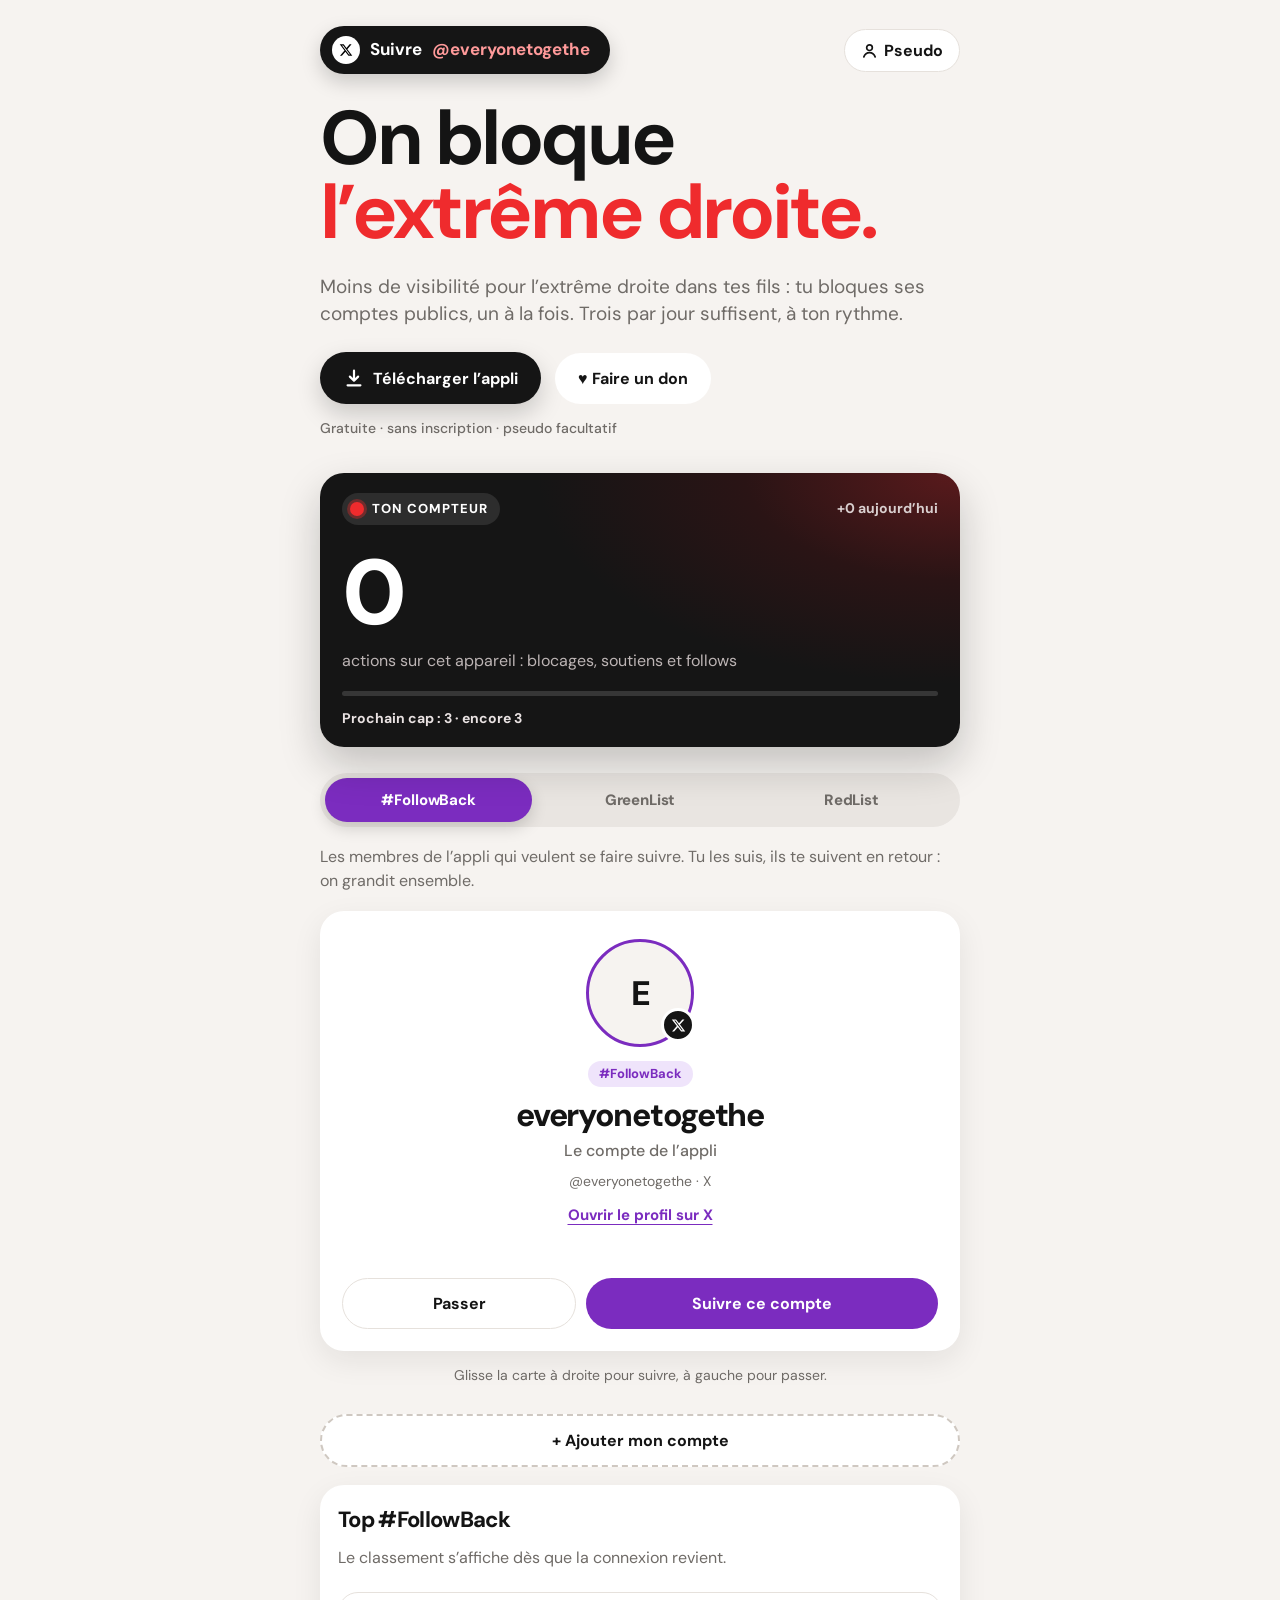
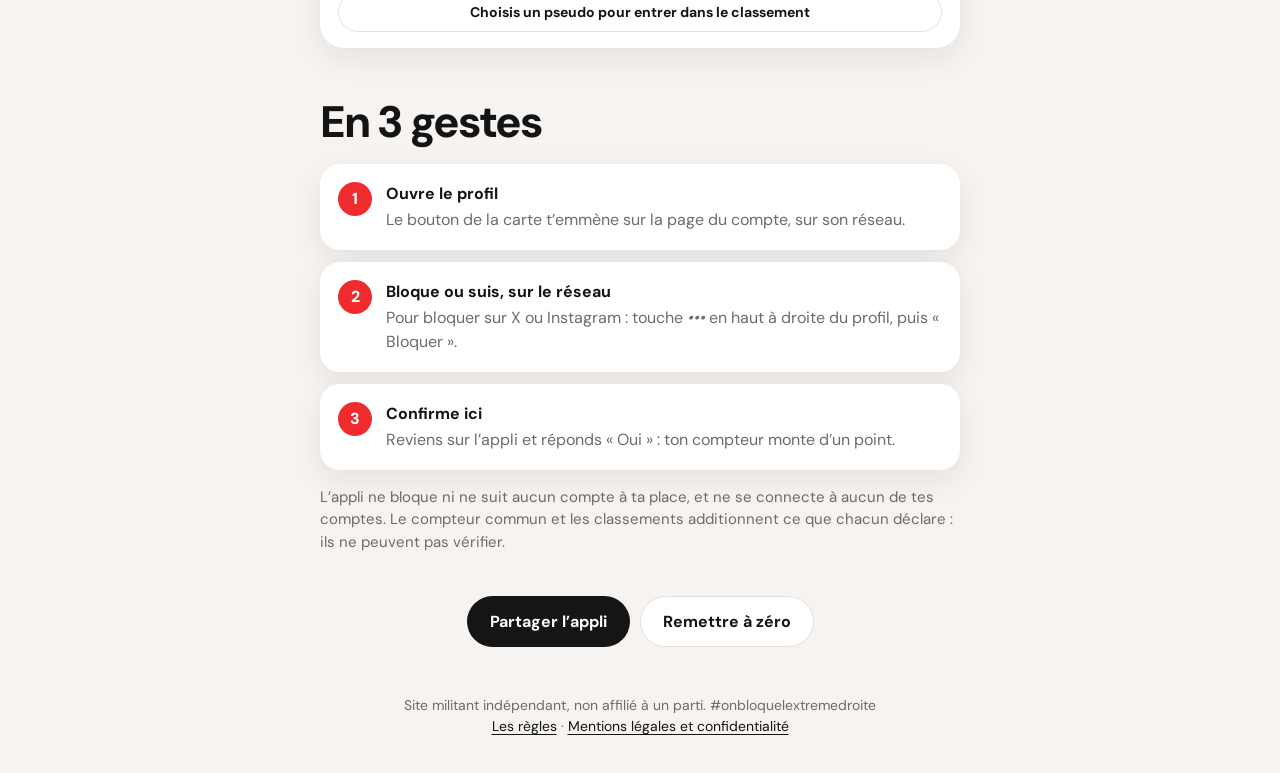
<file: index.html>
<!doctype html>
<html lang="fr">
<head>
<meta charset="utf-8">
<meta name="viewport" content="width=device-width, initial-scale=1, viewport-fit=cover">
<title>On bloque l'extrême droite — comptes à bloquer et compteur</title>
<meta name="description" content="Moins de visibilité pour l'extrême droite dans tes fils : bloque ses comptes publics, un à la fois. #onbloquelextremedroite">
<meta name="theme-color" content="#f6f3f0">
<link rel="manifest" href="manifest.webmanifest">
<link rel="icon" href="favicon.ico" sizes="48x48">
<link rel="icon" href="icons/favicon-32.png" type="image/png" sizes="32x32">
<link rel="apple-touch-icon" href="icons/logo-180.png">
<meta name="apple-mobile-web-app-capable" content="yes">
<meta name="apple-mobile-web-app-status-bar-style" content="default">
<meta name="apple-mobile-web-app-title" content="On bloque">
<meta property="og:title" content="On bloque l'extrême droite">
<meta property="og:description" content="Bloque les comptes publics de l'extrême droite, toi-même, trois par jour. #onbloquelextremedroite">
<meta property="og:type" content="website">
<meta property="og:url" content="https://on-bloque-extreme-droite.vercel.app/">
<meta property="og:image" content="https://on-bloque-extreme-droite.vercel.app/images/partage.jpg">
<meta property="og:image:width" content="1200">
<meta property="og:image:height" content="1200">
<meta property="og:image:alt" content="2027 — #OnBloqueLextremeDroite">
<meta name="twitter:card" content="summary">
<meta name="twitter:image" content="https://on-bloque-extreme-droite.vercel.app/images/partage.jpg">
<link rel="preload" href="fonts/dm-sans.woff2" as="font" type="font/woff2" crossorigin>
<link rel="stylesheet" href="style.css">
</head>
<body>
<div class="splash" aria-hidden="true"><img src="images/ecran-lancement.webp" alt="" width="720" height="720"></div>
<main>
  <header class="top">
    <a id="follow" class="follow" target="_blank" rel="noopener" hidden>
      <span class="x-dot"><svg viewBox="0 0 24 24" aria-hidden="true"><path fill="currentColor" d="M18.24 2.25h3.31l-7.23 8.26 8.5 11.24h-6.65l-5.21-6.82-5.97 6.82H1.68l7.73-8.84L1.25 2.25h6.83l4.71 6.23zm-1.16 17.52h1.83L7.08 4.13H5.12z"/></svg></span>
      Suivre <b id="follow-handle"></b>
    </a>
    <div class="top-right">
      <button id="me" class="chip-btn me-btn" title="Mon pseudo et mon code de sauvegarde">
        <svg viewBox="0 0 24 24" fill="none" stroke="currentColor" stroke-width="2.4" stroke-linecap="round" aria-hidden="true"><circle cx="12" cy="8" r="4"/><path d="M4 21c1.5-4 4.5-6 8-6s6.5 2 8 6"/></svg>
        <span id="me-name">Pseudo</span>
      </button>
    </div>
  </header>

  <section class="hero">
    <h1>On bloque<br><em>l’extrême droite.</em></h1>
    <p class="lead">Moins de visibilité pour l’extrême droite dans tes fils&nbsp;: tu bloques ses comptes publics, un à la fois. Trois par jour suffisent, à ton rythme.</p>
    <div class="dl" id="dl">
      <button id="install" class="btn dark dl-btn">
        <svg viewBox="0 0 24 24" fill="none" stroke="currentColor" stroke-width="2.4" stroke-linecap="round" stroke-linejoin="round" aria-hidden="true"><path d="M12 4v11m0 0-4.5-4.5M12 15l4.5-4.5M5 20h14"/></svg>
        <span id="install-label">Télécharger l’appli</span>
      </button>
      <a class="btn don" href="https://www.onparticipe.fr/c/Iw8uvKSc" target="_blank" rel="noopener">♥ Faire un don</a>
      <span class="dl-sub" id="dl-sub">Gratuite · sans inscription · pseudo facultatif</span>
    </div>
  </section>

  <section class="live">
    <div class="live-top">
      <span class="pill-live"><i></i><span id="live-badge">TON COMPTEUR</span></span>
      <span class="today-plus" id="today-plus"></span>
    </div>
    <div class="big" id="count">0</div>
    <p class="live-label" id="live-label">blocages déclarés sur cet appareil</p>
    <div class="live-bar"><div id="bar"></div></div>
    <p class="live-next" id="next"></p>
  </section>

  <nav class="tabs" role="tablist" aria-label="Listes">
    <button role="tab" id="tab-fb" data-tab="fb" aria-controls="panel-fb" aria-selected="true">#FollowBack</button>
    <button role="tab" id="tab-green" data-tab="green" aria-controls="panel-green" aria-selected="false">GreenList</button>
    <button role="tab" id="tab-red" data-tab="red" aria-controls="panel-red" aria-selected="false">RedList</button>
  </nav>

  <section class="panel panel-red" id="panel-red" role="tabpanel" aria-labelledby="tab-red" hidden>
    <p class="panel-intro">Les comptes publics de l’extrême droite. Tu les bloques toi-même, sur ton réseau.</p>
    <div class="nets" id="red-nets" role="tablist" aria-label="Réseau"></div>
    <div class="cats" id="red-cats" role="tablist" aria-label="Catégorie"></div>
    <div class="daily">
      <p><b>Aujourd’hui : <span id="day">0</span> / <span id="goal">3</span></b></p>
      <div class="daily-bar"><div id="day-bar"></div></div>
    </div>
    <div class="deck" id="red-deck"></div>
    <p class="hint center">Glisse la carte à droite pour bloquer, à gauche pour passer. Sur ordinateur : flèches du clavier.</p>
    <button class="btn cta" data-propose="red">+ Proposer un compte à bloquer</button>
    <div class="board" id="red-board"></div>
  </section>

  <section class="panel panel-green" id="panel-green" role="tabpanel" aria-labelledby="tab-green" hidden>
    <p class="panel-intro">Bloquer, c’est la moitié du travail. L’autre moitié&nbsp;: suivre et soutenir les comptes de gauche.</p>
    <div class="nets" id="green-nets" role="tablist" aria-label="Réseau"></div>
    <div class="cats" id="green-cats" role="tablist" aria-label="Catégorie"></div>
    <div class="deck" id="green-deck"></div>
    <p class="hint center">Glisse la carte à droite pour suivre, à gauche pour passer.</p>
    <button class="btn cta" data-propose="green">+ Proposer un compte à suivre</button>
    <div class="board" id="green-board"></div>
  </section>

  <section class="panel panel-fb" id="panel-fb" role="tabpanel" aria-labelledby="tab-fb">
    <p class="panel-intro">Les membres de l’appli qui veulent se faire suivre. Tu les suis, ils te suivent en retour&nbsp;: on grandit ensemble.</p>
    <div class="nets" id="fb-nets" role="tablist" aria-label="Réseau"></div>
    <div class="deck" id="fb-deck"></div>
    <p class="hint center">Glisse la carte à droite pour suivre, à gauche pour passer.</p>
    <button class="btn cta" id="fb-cta">+ Ajouter mon compte</button>
    <div class="board" id="fb-board"></div>
  </section>

  <section class="guide" id="guide">
    <h2>En 3 gestes</h2>
    <ol class="three">
      <li><b>Ouvre le profil</b><span>Le bouton de la carte t’emmène sur la page du compte, sur son réseau.</span></li>
      <li><b>Bloque ou suis, sur le réseau</b><span>Pour bloquer sur X ou Instagram&nbsp;: touche <i>•••</i> en haut à droite du profil, puis « Bloquer ».</span></li>
      <li><b>Confirme ici</b><span>Reviens sur l’appli et réponds « Oui » : ton compteur monte d’un point.</span></li>
    </ol>
    <p class="note">L’appli ne bloque ni ne suit aucun compte à ta place, et ne se connecte à aucun de tes comptes. Le compteur commun et les classements additionnent ce que chacun déclare&nbsp;: ils ne peuvent pas vérifier.</p>
  </section>

  <div class="row actions-bas">
    <button id="share" class="btn dark">Partager l’appli</button>
    <button id="reset" class="btn ghost">Remettre à zéro</button>
  </div>

  <footer>Site militant indépendant, non affilié à un parti. #onbloquelextremedroite<br><a href="mentions-legales.html#regles">Les règles</a> · <a href="mentions-legales.html">Mentions légales et confidentialité</a></footer>
</main>

<dialog id="confirm">
  <p class="dlg-title" id="confirm-q"></p>
  <div class="dlg-actions">
    <button class="btn ghost" id="confirm-no">Pas encore</button>
    <button class="btn red" id="confirm-yes">Oui</button>
  </div>
</dialog>

<dialog id="profil" class="form-dlg">
  <form id="profil-form" novalidate>
    <p class="dlg-title"><b id="profil-title">Choisis ton pseudo</b></p>
    <p class="dlg-sub" id="profil-sub">Bravo pour ton premier geste&nbsp;! Avec un pseudo, tu entres dans le classement des meilleurs contributeurs.</p>
    <label class="field"><span>Pseudo</span>
      <input id="p-pseudo" name="pseudo" maxlength="24" autocomplete="nickname" autocapitalize="off" spellcheck="false" placeholder="Ex. Camille93" required>
    </label>
    <div class="field"><span>Ton compte, pour te faire suivre <i>(facultatif)</i></span>
      <div class="field-row">
        <select id="p-reseau" aria-label="Réseau social"></select>
        <input id="p-handle" aria-label="Identifiant ou lien de ton compte" autocomplete="off" autocapitalize="off" spellcheck="false" placeholder="@toncompte ou lien">
      </div>
      <small>Avec ton compte, tu apparais dans le #FollowBack&nbsp;: les autres membres peuvent te suivre.</small>
    </div>
    <label class="check"><input type="checkbox" id="p-ok"><span>J’accepte que mon pseudo et mon compte soient affichés publiquement dans l’appli (ce qui montre mon engagement contre l’extrême droite). Je peux les supprimer à tout moment.</span></label>
    <p class="form-err" id="p-err" role="alert"></p>
    <div class="dlg-actions">
      <button type="button" class="btn ghost" id="p-later">Plus tard</button>
      <button type="submit" class="btn dark" id="p-save">Valider</button>
    </div>
    <p class="dlg-foot">
      <button type="button" class="linkish" id="p-code">Code de sauvegarde</button>
      <span id="p-delete-wrap"> · <button type="button" class="linkish" id="p-delete">Supprimer mon profil</button></span>
    </p>
  </form>
</dialog>

<dialog id="proposer" class="form-dlg">
  <form id="prop-form" novalidate>
    <p class="dlg-title"><b id="prop-title">Proposer un compte</b></p>
    <p class="dlg-sub" id="prop-sub"></p>
    <label class="field"><span>Nom affiché</span>
      <input id="q-nom" maxlength="60" autocomplete="off" placeholder="Ex. Jordan Bardella" required>
    </label>
    <div class="field"><span>Compte</span>
      <div class="field-row">
        <select id="q-reseau" aria-label="Réseau social"></select>
        <input id="q-handle" aria-label="Identifiant ou lien du compte" autocomplete="off" autocapitalize="off" spellcheck="false" placeholder="@identifiant ou lien">
      </div>
    </div>
    <label class="field"><span>Catégorie</span><select id="q-type"></select></label>
    <p class="form-err" id="q-err" role="alert"></p>
    <div class="dlg-actions">
      <button type="button" class="btn ghost" id="q-cancel">Annuler</button>
      <button type="submit" class="btn dark">Envoyer</button>
    </div>
  </form>
</dialog>

<dialog id="code" class="form-dlg">
  <p class="dlg-title"><b>Code de sauvegarde</b></p>
  <p class="dlg-sub">Ce code garde tes progrès (blocages, suivis, pseudo). Note-le&nbsp;: il te permet de les retrouver sur un autre téléphone, ou dans l’appli installée. Ne le partage avec personne.</p>
  <div class="code-box"><code id="code-val"></code><button type="button" class="btn ghost small" id="code-copy">Copier</button></div>
  <label class="field"><span>Tu as déjà un code&nbsp;? Colle-le ici</span>
    <div class="field-row"><input id="code-in" autocomplete="off" autocapitalize="off" spellcheck="false" placeholder="xxxx-xxxx-…"><button type="button" class="btn dark small" id="code-use">Récupérer</button></div>
  </label>
  <p class="form-err" id="code-err" role="alert"></p>
  <button type="button" class="btn ghost wide" id="code-close">Fermer</button>
</dialog>

<dialog id="install-ask">
  <div class="help-icon"><img src="icons/logo-192.png" alt="" width="64" height="64"></div>
  <p class="dlg-title"><b>Installe l’appli pour garder tes progrès</b></p>
  <p class="dlg-sub">Ton compteur, tes suivis et ta place au classement restent avec toi, à un geste de ton écran d’accueil.</p>
  <p class="dlg-sub ios-only" id="ios-note" hidden>Sur iPhone, l’appli installée démarre vide&nbsp;: copie d’abord ton code de sauvegarde, puis colle-le dans l’appli (bouton de ton pseudo, en haut).</p>
  <button type="button" class="btn ghost small" id="ios-copy" hidden>Copier mon code</button>
  <div class="dlg-actions">
    <button type="button" class="btn ghost" id="ia-later">Plus tard</button>
    <button type="button" class="btn dark" id="ia-go">Installer</button>
  </div>
</dialog>

<dialog id="merci" class="merci-dlg">
  <p class="merci-kicker" id="merci-kicker">Tu fais partie des plus engagés</p>
  <p class="dlg-title"><b id="merci-title">Merci&nbsp;!</b></p>
  <p class="merci-sec">Ton bilan</p>
  <div class="merci-stats" id="merci-perso"></div>
  <p class="merci-sec">Ensemble, avec l’appli</p>
  <ul class="merci-tous" id="merci-tous"></ul>
  <p class="dlg-sub">L’appli est gratuite, sans pub et faite bénévolement. Si tu veux qu’elle continue, tu peux soutenir le projet.</p>
  <div class="dlg-actions">
    <button type="button" class="btn ghost" id="merci-later">Plus tard</button>
    <a class="btn red" id="merci-don" href="https://www.onparticipe.fr/c/Iw8uvKSc" target="_blank" rel="noopener">♥ Soutenir le projet</a>
  </div>
</dialog>

<dialog id="install-help">
  <div class="help-icon"><img src="icons/logo-192.png" alt="" width="64" height="64"></div>
  <p class="dlg-title"><b>Installer l’appli</b></p>
  <ol class="help-steps" id="help-steps"></ol>
  <button class="btn dark" id="help-ok">Compris</button>
</dialog>
<div class="toast" id="toast" role="status" aria-live="polite"></div>

<script src="comptes.js"></script>
<script src="greenlist.js"></script>
<script src="app.js"></script>
<script src="maj.js"></script>
</body>
</html>
</file>
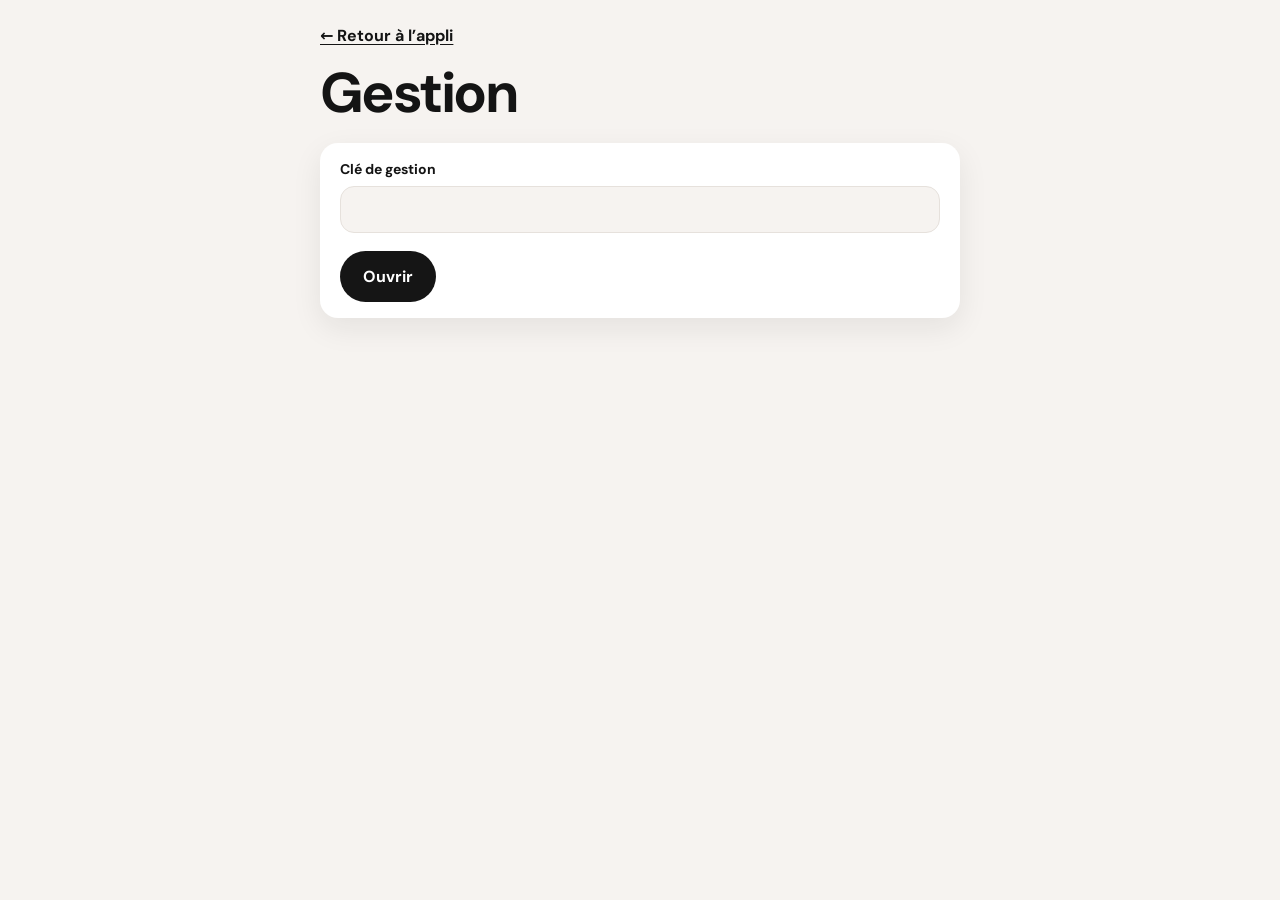
<file: gestion.html>
<!doctype html>
<html lang="fr">
<head>
<meta charset="utf-8">
<meta name="viewport" content="width=device-width, initial-scale=1, viewport-fit=cover">
<title>Gestion — On bloque</title>
<meta name="robots" content="noindex, nofollow">
<meta name="theme-color" content="#f6f3f0">
<link rel="icon" href="favicon.ico" sizes="48x48">
<link rel="stylesheet" href="style.css">
</head>
<body>
<main class="legal gestion">
  <a class="back" href="./">← Retour à l’appli</a>
  <h1>Gestion</h1>

  <form id="login" class="box" novalidate>
    <label class="field"><span>Clé de gestion</span>
      <input id="cle" type="password" autocomplete="current-password" required>
    </label>
    <p class="form-err" id="login-err" role="alert"></p>
    <button class="btn dark" type="submit">Ouvrir</button>
  </form>

  <div id="zone" hidden>
    <h2>Propositions à vérifier <span class="count" id="n-attente"></span></h2>
    <p class="note">Ouvre le profil pour vérifier qu’il s’agit bien d’un compte public (RedList : personnalité, parti ou média d’extrême droite, jamais un particulier). Tu peux corriger le nom et le rôle avant d’ajouter.</p>
    <div id="attente"></div>

    <h2>Profils publics <span class="count" id="n-profils"></span></h2>
    <p class="note">« Masquer » retire le pseudo du classement et le compte du #FollowBack.</p>
    <div id="profils"></div>

    <h2>Comptes ajoutés <span class="count" id="n-ajouts"></span></h2>
    <div id="ajouts"></div>
    <p><button class="btn ghost" id="logout" type="button">Fermer la gestion</button></p>
  </div>
</main>
<div class="toast" id="toast" role="status" aria-live="polite"></div>
<script src="gestion.js"></script>
</body>
</html>
</file>
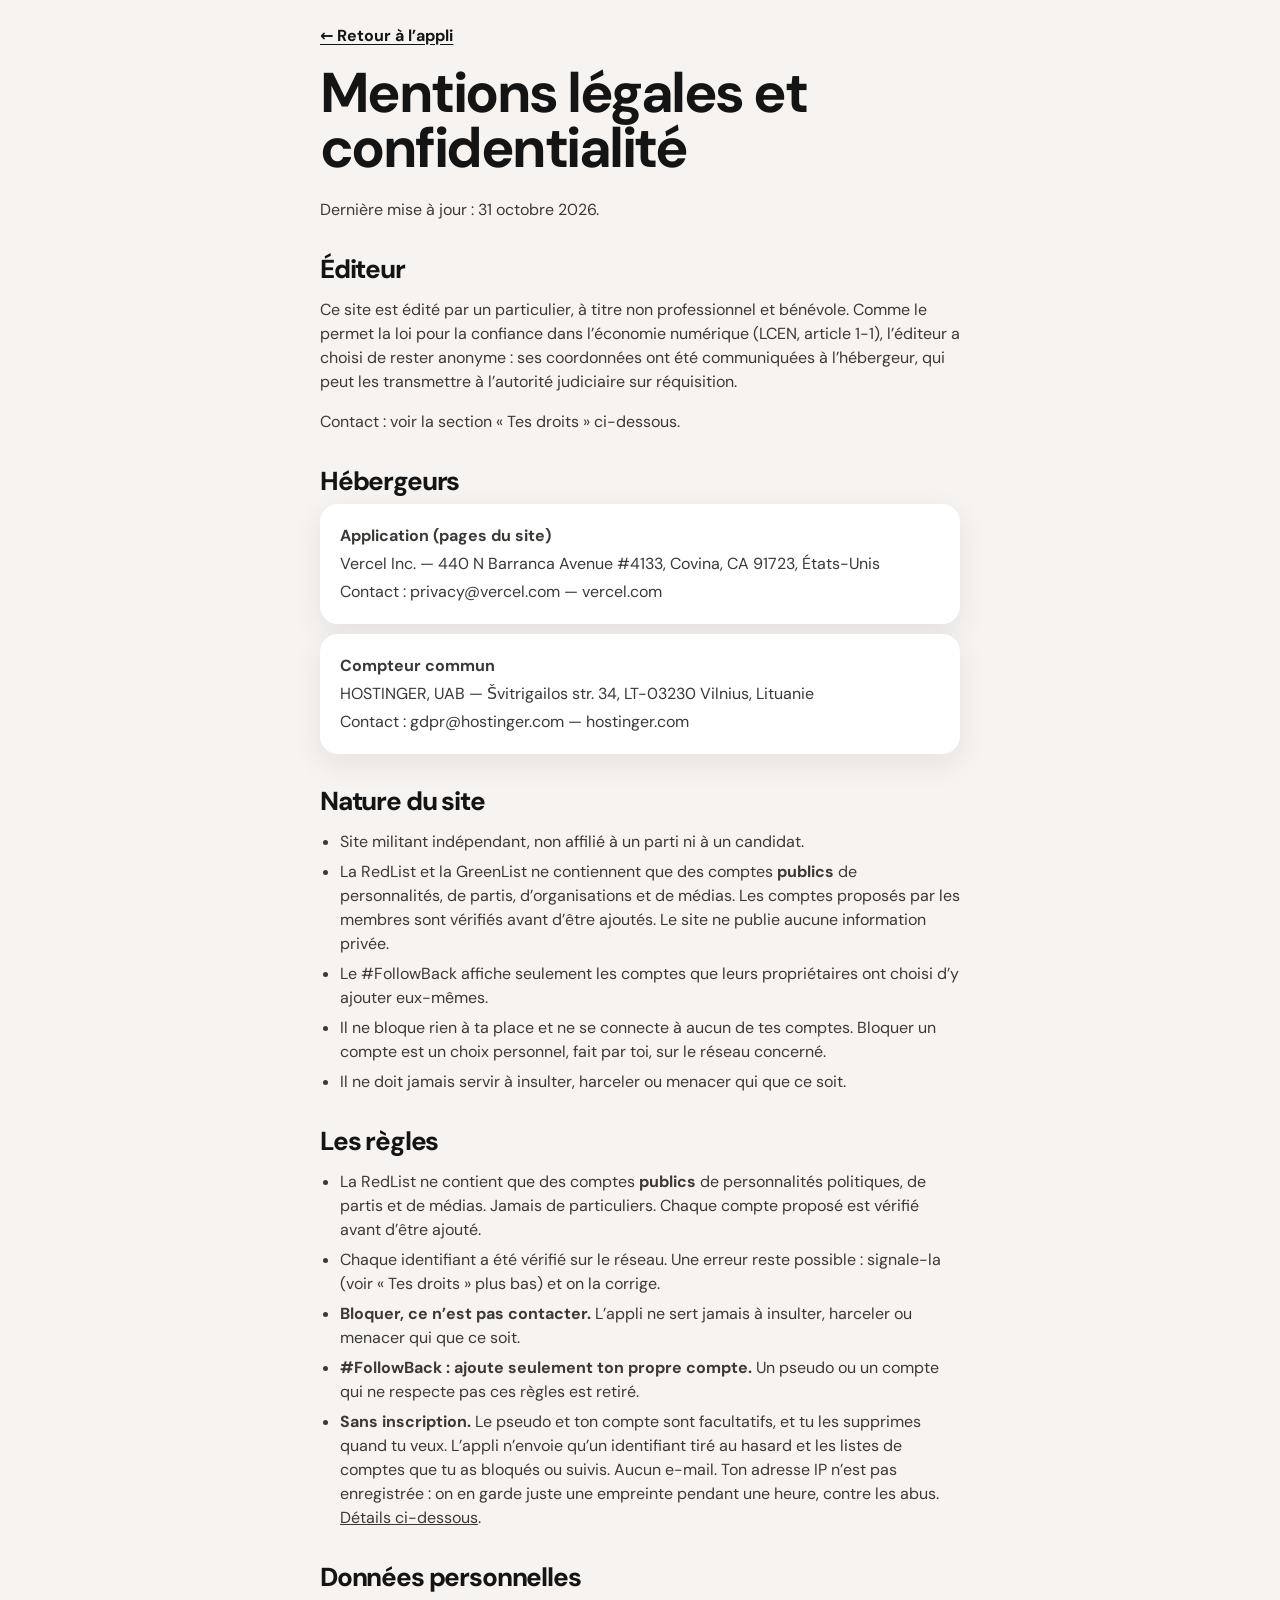
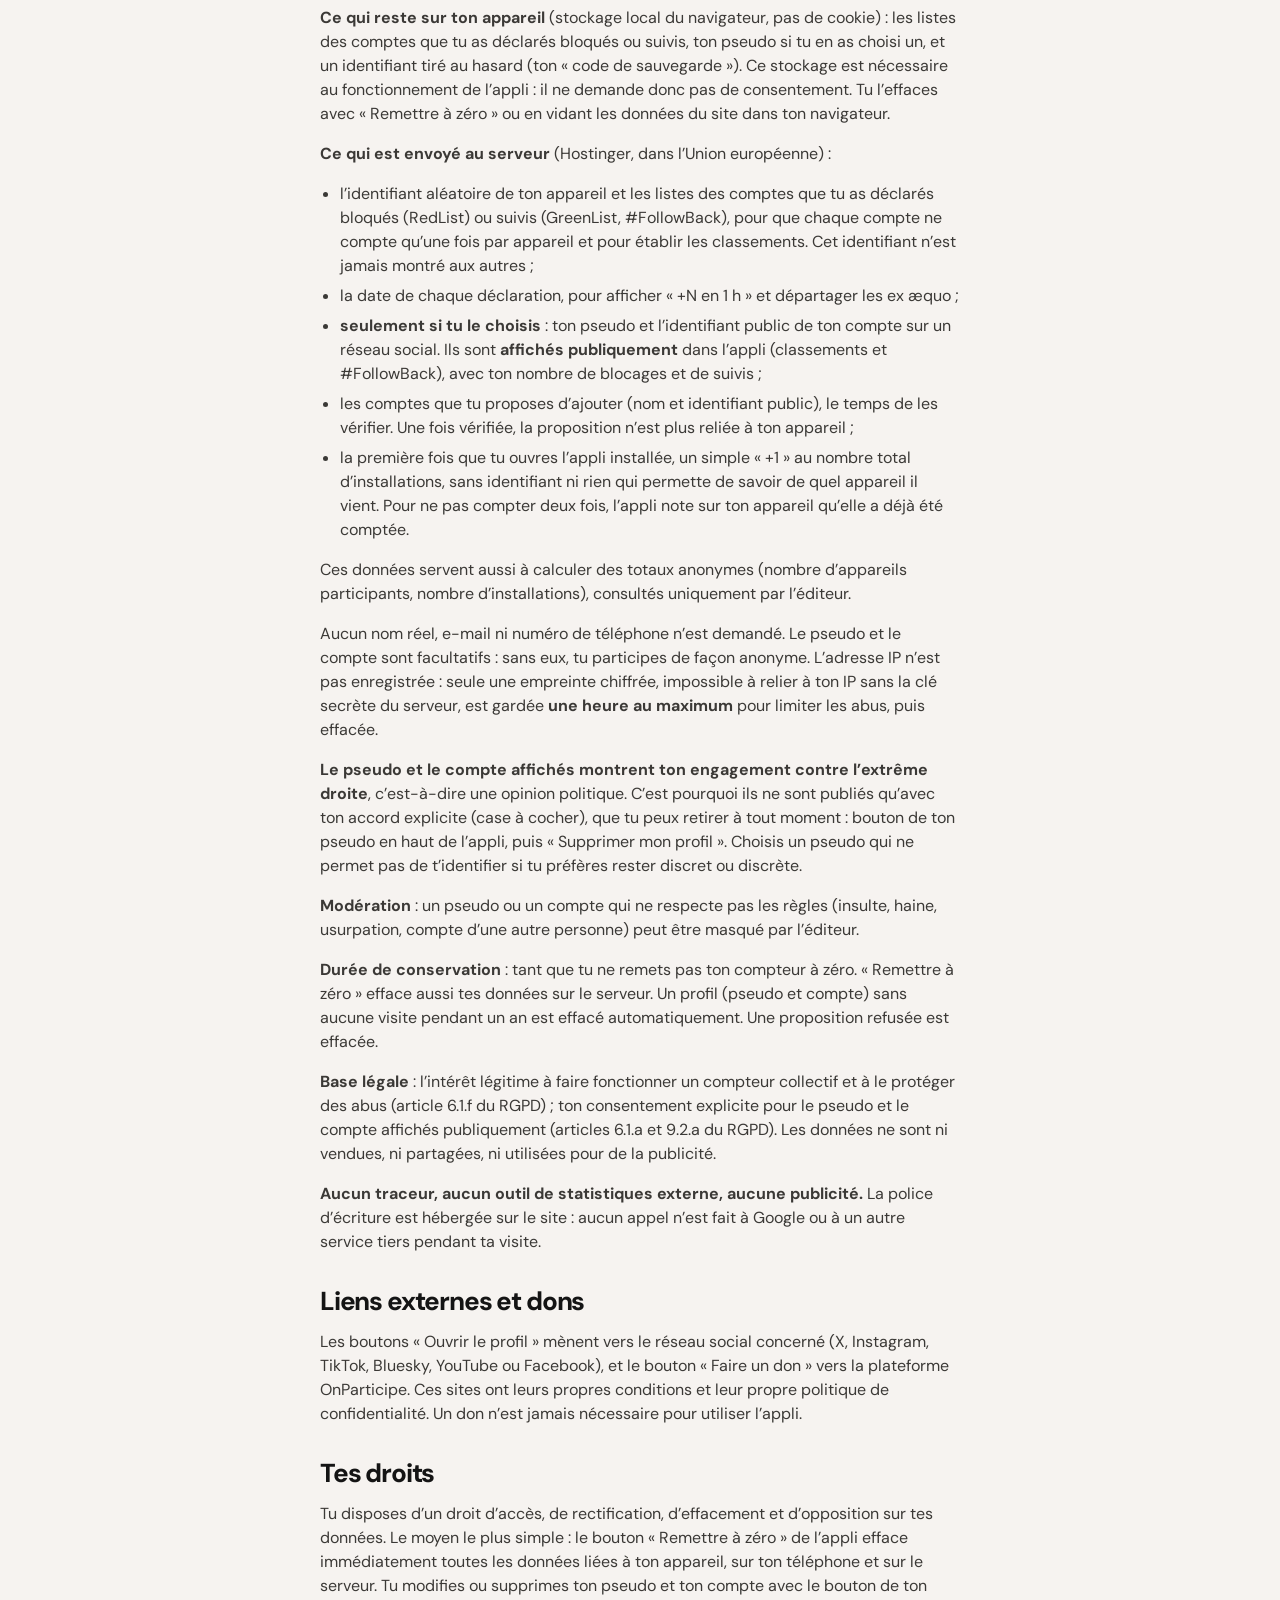
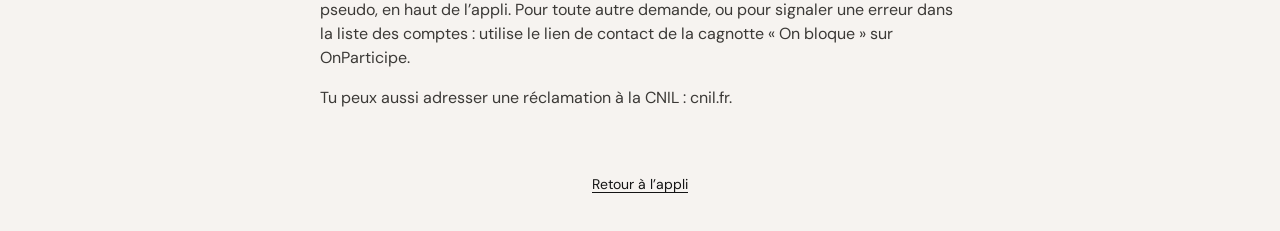
<file: mentions-legales.html>
<!doctype html>
<html lang="fr">
<head>
<meta charset="utf-8">
<meta name="viewport" content="width=device-width, initial-scale=1, viewport-fit=cover">
<title>Mentions légales et confidentialité — On bloque l'extrême droite</title>
<meta name="theme-color" content="#f6f3f0">
<meta name="robots" content="noindex">
<link rel="icon" href="favicon.ico" sizes="48x48">
<link rel="icon" href="icons/favicon-32.png" type="image/png" sizes="32x32">
<link rel="stylesheet" href="style.css">
</head>
<body>
<main class="legal">
  <a class="back" href="./">← Retour à l’appli</a>
  <h1>Mentions légales et confidentialité</h1>
  <p>Dernière mise à jour : 31 octobre 2026.</p>

  <h2>Éditeur</h2>
  <p>Ce site est édité par un particulier, à titre non professionnel et bénévole. Comme le permet la loi pour la confiance dans l’économie numérique (LCEN, article 1-1), l’éditeur a choisi de rester anonyme : ses coordonnées ont été communiquées à l’hébergeur, qui peut les transmettre à l’autorité judiciaire sur réquisition.</p>
  <p class="contact-legal">Contact : <span id="contact-legal">voir la section « Tes droits » ci-dessous.</span></p>

  <h2>Hébergeurs</h2>
  <div class="box">
    <p><b>Application (pages du site)</b></p>
    <p>Vercel Inc. — 440 N Barranca Avenue #4133, Covina, CA 91723, États-Unis</p>
    <p>Contact : privacy@vercel.com — vercel.com</p>
  </div>
  <div class="box">
    <p><b>Compteur commun</b></p>
    <p>HOSTINGER, UAB — Švitrigailos str. 34, LT-03230 Vilnius, Lituanie</p>
    <p>Contact : gdpr@hostinger.com — hostinger.com</p>
  </div>

  <h2>Nature du site</h2>
  <ul>
    <li>Site militant indépendant, non affilié à un parti ni à un candidat.</li>
    <li>La RedList et la GreenList ne contiennent que des comptes <b>publics</b> de personnalités, de partis, d’organisations et de médias. Les comptes proposés par les membres sont vérifiés avant d’être ajoutés. Le site ne publie aucune information privée.</li>
    <li>Le #FollowBack affiche seulement les comptes que leurs propriétaires ont choisi d’y ajouter eux-mêmes.</li>
    <li>Il ne bloque rien à ta place et ne se connecte à aucun de tes comptes. Bloquer un compte est un choix personnel, fait par toi, sur le réseau concerné.</li>
    <li>Il ne doit jamais servir à insulter, harceler ou menacer qui que ce soit.</li>
  </ul>

  <h2 id="regles">Les règles</h2>
  <ul>
    <li>La RedList ne contient que des comptes <b>publics</b> de personnalités politiques, de partis et de médias. Jamais de particuliers. Chaque compte proposé est vérifié avant d’être ajouté.</li>
    <li>Chaque identifiant a été vérifié sur le réseau. Une erreur reste possible : signale-la (voir « Tes droits » plus bas) et on la corrige.</li>
    <li><b>Bloquer, ce n’est pas contacter.</b> L’appli ne sert jamais à insulter, harceler ou menacer qui que ce soit.</li>
    <li><b>#FollowBack : ajoute seulement ton propre compte.</b> Un pseudo ou un compte qui ne respecte pas ces règles est retiré.</li>
    <li><b>Sans inscription.</b> Le pseudo et ton compte sont facultatifs, et tu les supprimes quand tu veux. L’appli n’envoie qu’un identifiant tiré au hasard et les listes de comptes que tu as bloqués ou suivis. Aucun e-mail. Ton adresse IP n’est pas enregistrée : on en garde juste une empreinte pendant une heure, contre les abus. <a href="#donnees">Détails ci-dessous</a>.</li>
  </ul>

  <h2 id="donnees">Données personnelles</h2>
  <p><b>Ce qui reste sur ton appareil</b> (stockage local du navigateur, pas de cookie) : les listes des comptes que tu as déclarés bloqués ou suivis, ton pseudo si tu en as choisi un, et un identifiant tiré au hasard (ton « code de sauvegarde »). Ce stockage est nécessaire au fonctionnement de l’appli : il ne demande donc pas de consentement. Tu l’effaces avec « Remettre à zéro » ou en vidant les données du site dans ton navigateur.</p>
  <p><b>Ce qui est envoyé au serveur</b> (Hostinger, dans l’Union européenne) :</p>
  <ul>
    <li>l’identifiant aléatoire de ton appareil et les listes des comptes que tu as déclarés bloqués (RedList) ou suivis (GreenList, #FollowBack), pour que chaque compte ne compte qu’une fois par appareil et pour établir les classements. Cet identifiant n’est jamais montré aux autres ;</li>
    <li>la date de chaque déclaration, pour afficher « +N en 1 h » et départager les ex æquo ;</li>
    <li><b>seulement si tu le choisis</b> : ton pseudo et l’identifiant public de ton compte sur un réseau social. Ils sont <b>affichés publiquement</b> dans l’appli (classements et #FollowBack), avec ton nombre de blocages et de suivis ;</li>
    <li>les comptes que tu proposes d’ajouter (nom et identifiant public), le temps de les vérifier. Une fois vérifiée, la proposition n’est plus reliée à ton appareil ;</li>
    <li>la première fois que tu ouvres l’appli installée, un simple « +1 » au nombre total d’installations, sans identifiant ni rien qui permette de savoir de quel appareil il vient. Pour ne pas compter deux fois, l’appli note sur ton appareil qu’elle a déjà été comptée.</li>
  </ul>
  <p>Ces données servent aussi à calculer des totaux anonymes (nombre d’appareils participants, nombre d’installations), consultés uniquement par l’éditeur.</p>
  <p>Aucun nom réel, e-mail ni numéro de téléphone n’est demandé. Le pseudo et le compte sont facultatifs : sans eux, tu participes de façon anonyme. L’adresse IP n’est pas enregistrée : seule une empreinte chiffrée, impossible à relier à ton IP sans la clé secrète du serveur, est gardée <b>une heure au maximum</b> pour limiter les abus, puis effacée.</p>
  <p><b>Le pseudo et le compte affichés montrent ton engagement contre l’extrême droite</b>, c’est-à-dire une opinion politique. C’est pourquoi ils ne sont publiés qu’avec ton accord explicite (case à cocher), que tu peux retirer à tout moment : bouton de ton pseudo en haut de l’appli, puis « Supprimer mon profil ». Choisis un pseudo qui ne permet pas de t’identifier si tu préfères rester discret ou discrète.</p>
  <p><b>Modération</b> : un pseudo ou un compte qui ne respecte pas les règles (insulte, haine, usurpation, compte d’une autre personne) peut être masqué par l’éditeur.</p>
  <p><b>Durée de conservation</b> : tant que tu ne remets pas ton compteur à zéro. « Remettre à zéro » efface aussi tes données sur le serveur. Un profil (pseudo et compte) sans aucune visite pendant un an est effacé automatiquement. Une proposition refusée est effacée.</p>
  <p><b>Base légale</b> : l’intérêt légitime à faire fonctionner un compteur collectif et à le protéger des abus (article 6.1.f du RGPD) ; ton consentement explicite pour le pseudo et le compte affichés publiquement (articles 6.1.a et 9.2.a du RGPD). Les données ne sont ni vendues, ni partagées, ni utilisées pour de la publicité.</p>
  <p><b>Aucun traceur, aucun outil de statistiques externe, aucune publicité.</b> La police d’écriture est hébergée sur le site : aucun appel n’est fait à Google ou à un autre service tiers pendant ta visite.</p>

  <h2>Liens externes et dons</h2>
  <p>Les boutons « Ouvrir le profil » mènent vers le réseau social concerné (X, Instagram, TikTok, Bluesky, YouTube ou Facebook), et le bouton « Faire un don » vers la plateforme OnParticipe. Ces sites ont leurs propres conditions et leur propre politique de confidentialité. Un don n’est jamais nécessaire pour utiliser l’appli.</p>

  <h2 id="droits">Tes droits</h2>
  <p>Tu disposes d’un droit d’accès, de rectification, d’effacement et d’opposition sur tes données. Le moyen le plus simple : le bouton « Remettre à zéro » de l’appli efface immédiatement toutes les données liées à ton appareil, sur ton téléphone et sur le serveur. Tu modifies ou supprimes ton pseudo et ton compte avec le bouton de ton pseudo, en haut de l’appli. Pour toute autre demande, ou pour signaler une erreur dans la liste des comptes : <span id="contact-droits">utilise le lien de contact de la cagnotte « On bloque » sur OnParticipe.</span></p>
  <p>Tu peux aussi adresser une réclamation à la CNIL : cnil.fr.</p>

  <footer><a href="./">Retour à l’appli</a></footer>
</main>
<script src="comptes.js"></script>
<script src="legal.js"></script>
</body>
</html>
</file>
<file: style.css>
/* Police hébergée sur le site (aucun appel à Google) */
@font-face {
  font-family: "DM Sans"; font-style: normal; font-weight: 400 800; font-display: swap;
  src: url(fonts/dm-sans.woff2) format("woff2");
}
:root {
  --bg: #f6f3f0; --card: #ffffff; --ink: #141414; --mute: #6f6b67; --line: #e6e1dc; --soft: #e9e5e1;
  --red: #ef2b2d; --dark: #151515; --green: #1f9d55; --violet: #7b2cbf;
  --radius: 24px;
  --shadow: 0 10px 30px rgba(20, 20, 20, .08);
}
* { box-sizing: border-box; }
[hidden] { display: none !important; }
html { scroll-behavior: smooth; }
body {
  margin: 0; background: var(--bg); color: var(--ink);
  font: 16px/1.5 "DM Sans", system-ui, -apple-system, sans-serif;
  -webkit-tap-highlight-color: transparent;
}
a { color: inherit; }
b { font-weight: 700; }
main { max-width: 680px; margin: 0 auto; padding: calc(24px + env(safe-area-inset-top)) 20px calc(24px + env(safe-area-inset-bottom)); }

/* ---------- haut ---------- */
.top { display: flex; align-items: center; gap: 10px; min-height: 52px; }
.follow {
  display: inline-flex; align-items: center; gap: 10px; text-decoration: none;
  background: var(--dark); color: #fff; font-weight: 700; font-size: 17px;
  padding: 10px 20px 10px 12px; border-radius: 999px; box-shadow: 0 8px 20px rgba(0, 0, 0, .18);
}
.follow b { color: #ff9a9a; font-weight: 700; }
.x-dot { width: 28px; height: 28px; border-radius: 50%; background: #fff; color: #000; display: grid; place-items: center; }
.x-dot svg { width: 14px; height: 14px; }
.top-right { margin-left: auto; display: flex; gap: 8px; }
.chip-btn {
  font: 700 16px "DM Sans", sans-serif; color: var(--ink); background: var(--card);
  border: 1px solid var(--line); border-radius: 999px; padding: 10px 16px; cursor: pointer;
}
.chip-btn:hover { border-color: #cfc8c1; }

/* ---------- titre ---------- */
.hero { padding: 26px 0 8px; }
h1 {
  font-size: clamp(48px, 12.5vw, 76px); line-height: .98; font-weight: 700; letter-spacing: -.045em;
  margin: 0 0 22px;
}
h1 em { font-style: normal; color: var(--red); }
.lead { font-size: 19px; line-height: 1.45; color: var(--mute); margin: 0 0 24px; max-width: 32em; }
.hint { color: var(--mute); font-size: 14px; }
.dl { display: flex; align-items: center; gap: 14px; flex-wrap: wrap; margin: 0 0 26px; }
.dl-btn { font-size: 17px; padding: 15px 24px 15px 20px; box-shadow: 0 10px 24px rgba(0, 0, 0, .18); }
.dl-btn svg { width: 22px; height: 22px; }
.dl-btn:disabled { opacity: .6; cursor: default; box-shadow: none; }
.don { background: var(--card); color: var(--ink); border: 2px solid var(--ink); font-size: 17px; padding: 13px 22px; }
.don:hover { background: var(--ink); color: #fff; }
.dl-sub { flex-basis: 100%; color: var(--mute); font-size: 14px; font-weight: 500; }
.help-icon img { border-radius: 16px; box-shadow: var(--shadow); }
.help-steps { text-align: left; margin: 0 0 20px; padding-left: 22px; display: grid; gap: 10px; }
.help-steps li::marker { color: var(--red); font-weight: 800; }
#install-help .btn { width: 100%; }
.center { text-align: center; }

/* ---------- compteur sombre ---------- */
.live {
  position: relative; overflow: hidden; color: #fff; border-radius: var(--radius); padding: 20px 22px 18px;
  background: radial-gradient(120% 140% at 100% 0%, #5a1a1c 0%, #2a1415 28%, var(--dark) 55%);
  box-shadow: 0 18px 40px rgba(20, 20, 20, .22);
}
.live-top { display: flex; justify-content: space-between; align-items: center; }
.pill-live {
  display: inline-flex; align-items: center; gap: 8px; font-size: 13px; font-weight: 800; letter-spacing: .08em;
  background: rgba(255, 255, 255, .1); padding: 6px 12px 6px 8px; border-radius: 999px;
}
.pill-live i { width: 14px; height: 14px; border-radius: 50%; background: var(--red); box-shadow: 0 0 0 3px rgba(239, 43, 45, .35); animation: pulse 1.6s infinite; }
@keyframes pulse { 50% { box-shadow: 0 0 0 6px rgba(239, 43, 45, 0); } }
.today-plus { font-size: 14px; font-weight: 700; color: #d9cfcf; }
.big { font-size: clamp(64px, 16vw, 92px); font-weight: 800; letter-spacing: -.05em; line-height: 1; margin: 22px 0 10px; font-variant-numeric: tabular-nums; }
.big.bump { animation: bump .5s; }
@keyframes bump { 40% { transform: scale(1.08); color: #ff8a8a; } }
.live-label { margin: 0 0 18px; color: #bdb5b5; }
.live-bar { height: 5px; border-radius: 99px; background: rgba(255, 255, 255, .14); overflow: hidden; }
.live-bar div, .daily-bar div { height: 100%; width: 0; background: var(--red); border-radius: 99px; transition: width .6s cubic-bezier(.2, .8, .2, 1); }
.live-next { margin: 12px 0 0; font-size: 14px; font-weight: 700; color: #e9e2e2; }

/* ---------- filtres ---------- */
.blocker { padding-top: 26px; scroll-margin-top: 16px; }
.nets { display: flex; gap: 8px; flex-wrap: wrap; }
.nets button {
  font: 700 16px "DM Sans", sans-serif; color: var(--ink); background: var(--card); border: 1px solid var(--line);
  border-radius: 999px; padding: 9px 17px; cursor: pointer; min-width: 44px;
}
.nets button[aria-selected="true"] { background: var(--dark); color: #fff; border-color: var(--dark); }
.cats { display: flex; gap: 22px; margin: 18px 0 0 0; padding-left: 14px; overflow-x: auto; scrollbar-width: none; }
.cats button {
  font: 600 16px "DM Sans", sans-serif; color: var(--mute); background: none; border: 0; padding: 4px 0 6px; cursor: pointer;
  border-bottom: 2.5px solid transparent; white-space: nowrap;
}
.cats button[aria-selected="true"] { color: var(--ink); border-bottom-color: var(--ink); }
.daily { margin: 22px 0 18px; }
.daily p { margin: 0 0 10px; font-size: 16px; }
.daily-bar { height: 8px; border-radius: 99px; background: var(--soft); overflow: hidden; }

/* ---------- cartes ---------- */
.deck { position: relative; min-height: 440px; }
.card {
  position: absolute; inset: 0; display: flex; flex-direction: column; align-items: center; text-align: center; gap: 8px;
  background: var(--card); border-radius: var(--radius); padding: 28px 22px 22px; box-shadow: var(--shadow);
  touch-action: pan-y; user-select: none; will-change: transform;
}
.card.under { transform: scale(.95) translateY(14px); opacity: .6; pointer-events: none; }
.card.anim { transition: transform .35s cubic-bezier(.2, .8, .2, 1), opacity .35s; }
.avatar {
  position: relative; width: 108px; height: 108px; border-radius: 50%; display: grid; place-items: center;
  background: var(--bg); border: 3px solid var(--red); font-size: 34px; font-weight: 800; letter-spacing: -.03em;
}
.badge { position: absolute; right: -4px; bottom: 2px; width: 34px; height: 34px; border-radius: 50%; display: grid; place-items: center; background: var(--dark); color: #fff; border: 3px solid var(--card); }
.badge svg { width: 15px; height: 15px; }
.tag { font-size: 13px; font-weight: 700; padding: 3px 11px; border-radius: 99px; background: #fde4e4; color: var(--red); margin-top: 6px; }
.card h3 { font-size: 32px; line-height: 1.02; font-weight: 800; letter-spacing: -.04em; margin: 4px 0 0; }
.card .role { color: var(--mute); margin: 0; font-weight: 500; }
.card .handle { color: var(--mute); margin: 0; font-size: 14px; }
.card .open { font-weight: 700; font-size: 15px; color: var(--red); text-underline-offset: 4px; margin-top: 4px; }
.card .actions { margin-top: auto; display: grid; grid-template-columns: 1fr 1.5fr; gap: 10px; width: 100%; }
.stamp {
  position: absolute; top: 24px; font-size: 26px; font-weight: 800; padding: 2px 12px; border: 4px solid; border-radius: 12px; opacity: 0; pointer-events: none; letter-spacing: .02em;
}
.stamp.yes { left: 18px; color: var(--red); transform: rotate(-12deg); }
.stamp.no { right: 18px; color: var(--mute); transform: rotate(12deg); }
.empty {
  position: absolute; inset: 0; display: flex; flex-direction: column; align-items: center; justify-content: center; text-align: center;
  gap: 10px; padding: 24px; background: var(--card); border-radius: var(--radius); box-shadow: var(--shadow);
}
.empty .bigtxt { font-size: 34px; line-height: 1.02; font-weight: 800; letter-spacing: -.04em; }
.empty p { color: var(--mute); margin: 0 0 6px; }

/* ---------- boutons ---------- */
.btn {
  display: inline-flex; align-items: center; justify-content: center; gap: 8px; cursor: pointer; text-decoration: none;
  font: 700 16px "DM Sans", sans-serif; padding: 14px 22px; border-radius: 999px; border: 1px solid transparent;
  transition: transform .15s;
}
.btn:active { transform: scale(.97); }
.btn.red { background: var(--red); color: #fff; }
.btn.dark { background: var(--dark); color: #fff; }
.btn.ghost { background: var(--card); color: var(--ink); border-color: var(--line); }

.btn.green { background: var(--green); color: #fff; }
.btn.fb { background: var(--violet); color: #fff; }
.btn.small { font-size: 14px; padding: 10px 16px; }
.btn.wide { width: 100%; }

/* ---------- onglets RedList / GreenList / #FollowBack ---------- */
.tabs {
  display: grid; grid-template-columns: repeat(3, 1fr); gap: 4px; margin: 26px 0 0; padding: 5px;
  background: var(--soft); border-radius: 999px;
}
.tabs button {
  font: 800 15px "DM Sans", sans-serif; letter-spacing: -.01em; color: var(--mute); background: none; border: 0;
  border-radius: 999px; padding: 12px 6px; cursor: pointer; white-space: nowrap; transition: background .2s, color .2s;
}
.tabs button[aria-selected="true"] { color: #fff; box-shadow: 0 6px 16px rgba(0, 0, 0, .16); }
.tabs [data-tab="red"][aria-selected="true"] { background: var(--red); }
.tabs [data-tab="green"][aria-selected="true"] { background: var(--green); }
.tabs [data-tab="fb"][aria-selected="true"] { background: var(--violet); }
.panel { padding-top: 18px; scroll-margin-top: 16px; }
.panel-intro { color: var(--mute); margin: 0 0 16px; }
.panel .nets:empty { display: none; }
.panel .nets:empty + .cats { margin-top: 0; }
.panel-green .deck, .panel-fb .deck { margin-top: 18px; }
.panel-green .avatar { border-color: var(--green); }
.panel-green .tag { background: #e3f6ea; color: var(--green); }
.panel-green .card .open { color: var(--green); }
.panel-green .stamp.yes { color: var(--green); }
.panel-fb .avatar { border-color: var(--violet); }
.panel-fb .tag { background: #efe4fb; color: var(--violet); }
.panel-fb .card .open { color: var(--violet); }
.panel-fb .stamp.yes { color: var(--violet); }
.cta {
  width: 100%; margin-top: 14px; background: var(--card); color: var(--ink); border: 2px dashed #cfc8c1; padding: 14px 20px;
}
.cta:hover { border-color: var(--ink); }

/* ---------- classement ---------- */
.board { margin-top: 18px; background: var(--card); border-radius: var(--radius); padding: 18px 18px 16px; box-shadow: var(--shadow); }
.board-head { display: flex; align-items: baseline; justify-content: space-between; gap: 10px; flex-wrap: wrap; margin-bottom: 10px; }
.board-head h3 { margin: 0; font-size: 22px; font-weight: 800; letter-spacing: -.03em; }
.board-head span { color: var(--mute); font-size: 14px; font-weight: 600; }
.board-list { list-style: none; margin: 0; padding: 0; display: grid; gap: 2px; }
.board-list li { display: flex; align-items: center; gap: 12px; padding: 9px 4px; border-bottom: 1px solid var(--line); min-width: 0; }
.board-list li:last-child { border-bottom: 0; }
.rk {
  flex: none; width: 30px; height: 30px; border-radius: 50%; display: grid; place-items: center;
  font-weight: 800; font-size: 14px; background: var(--soft); color: var(--ink);
}
.top1 .rk { background: #f5c542; } .top2 .rk { background: #d5d9de; } .top3 .rk { background: #e3a875; }
.who { flex: 1; min-width: 0; display: grid; }
.who b, .who a { overflow: hidden; text-overflow: ellipsis; white-space: nowrap; }
.who a { color: var(--mute); font-size: 13px; text-decoration: none; display: inline-flex; align-items: center; gap: 5px; }
.who a:hover { color: var(--ink); text-decoration: underline; }
.who a svg { width: 12px; height: 12px; flex: none; }
.sc { font-weight: 800; font-variant-numeric: tabular-nums; min-width: 2ch; text-align: right; }
.who small { color: var(--mute); font-size: 12px; }
.rb-follow {
  flex: none; font-size: 13px; font-weight: 800; text-decoration: none; color: #fff; background: var(--violet);
  border-radius: 99px; padding: 6px 12px;
}
.rb-follow:active { transform: scale(.96); }
.rb-done { flex: none; width: 30px; height: 30px; border-radius: 50%; display: grid; place-items: center; font-weight: 800; color: var(--violet); background: #efe4fb; }
.board-empty { color: var(--mute); margin: 4px 0 10px; }
.board-me { margin: 12px 0 0; padding-top: 12px; border-top: 1px solid var(--line); }
.board .btn { width: 100%; margin-top: 12px; }

/* ---------- haut : bouton pseudo ---------- */
.me-btn { display: inline-flex; align-items: center; gap: 6px; max-width: 150px; }
.me-btn svg { width: 17px; height: 17px; flex: none; }
.me-btn span { overflow: hidden; text-overflow: ellipsis; white-space: nowrap; }

/* ---------- formulaires (pseudo, proposer, code) ---------- */
.form-dlg { text-align: left; width: min(420px, calc(100vw - 32px)); max-height: calc(100dvh - 32px); overflow: auto; }
.form-dlg .dlg-title { text-align: center; margin-bottom: 8px; }
.dlg-sub { color: var(--mute); font-size: 15px; margin: 0 0 16px; }
#install-ask .dlg-sub { text-align: center; }
.field { display: grid; gap: 6px; margin: 0 0 14px; font-weight: 700; font-size: 14px; }
.field i { font-weight: 500; color: var(--mute); }
.field small { font-weight: 500; color: var(--mute); font-size: 13px; }
.field input, .field select {
  font: 500 16px "DM Sans", sans-serif; color: var(--ink); background: var(--bg); border: 1.5px solid var(--line);
  border-radius: 14px; padding: 12px 14px; width: 100%; min-width: 0;
}
.field input:focus, .field select:focus { outline: none; border-color: var(--ink); }
.field-row { display: flex; gap: 8px; }
.field-row select { flex: 0 0 auto; width: auto; }
.field-row input { flex: 1; }
.check { display: flex; gap: 10px; align-items: flex-start; font-size: 13px; color: #3b3936; margin: 0 0 12px; cursor: pointer; }
.check input { flex: none; width: 20px; height: 20px; margin: 1px 0 0; accent-color: var(--ink); }
.form-err { color: var(--red); font-weight: 700; font-size: 14px; margin: 0 0 12px; min-height: 0; }
.form-err:empty { display: none; }
.dlg-foot { text-align: center; margin: 14px 0 0; font-size: 14px; color: var(--mute); }
.linkish { font: inherit; color: var(--mute); background: none; border: 0; padding: 4px; text-decoration: underline; text-underline-offset: 3px; cursor: pointer; }
.linkish:hover { color: var(--ink); }
.code-box { display: flex; align-items: center; gap: 10px; background: var(--bg); border-radius: 14px; padding: 12px 14px; margin: 0 0 18px; }
.code-box code { flex: 1; font: 700 15px ui-monospace, Menlo, Consolas, monospace; word-break: break-all; letter-spacing: .02em; }
#install-ask #ios-copy { display: flex; margin: -6px auto 16px; }
#install-ask #ios-copy[hidden] { display: none; }

/* ---------- guide & règles ---------- */
section.guide { padding-top: 52px; }
.actions-bas { padding-top: 28px; justify-content: center; }
h2 { font-size: clamp(32px, 8vw, 44px); font-weight: 800; letter-spacing: -.045em; line-height: 1; margin: 0 0 20px; }
.three { list-style: none; padding: 0; margin: 0 0 16px; display: grid; gap: 12px; counter-reset: n; }
.three li {
  counter-increment: n; background: var(--card); border-radius: 20px; padding: 18px 20px 18px 66px; position: relative;
  display: grid; gap: 2px; box-shadow: var(--shadow);
}
.three li::before {
  content: counter(n); position: absolute; left: 18px; top: 18px; width: 34px; height: 34px; border-radius: 50%;
  display: grid; place-items: center; background: var(--red); color: #fff; font-weight: 800;
}
.three span { color: var(--mute); }
.note { color: var(--mute); font-size: 15px; }
.rules ul { padding-left: 20px; margin: 0 0 22px; display: grid; gap: 10px; }
.row { display: flex; gap: 10px; flex-wrap: wrap; }
footer { text-align: center; color: var(--mute); font-size: 14px; padding: 48px 0 12px; }
footer a { color: var(--ink); text-underline-offset: 3px; }

/* ---------- page mentions légales ---------- */
.legal h1 { font-size: clamp(38px, 10vw, 56px); }
.legal h2 { font-size: 26px; margin: 34px 0 10px; }
.legal p, .legal li { color: #3b3936; }
.legal ul { padding-left: 20px; display: grid; gap: 6px; }
.legal .box { background: var(--card); border-radius: 18px; padding: 16px 20px; box-shadow: var(--shadow); margin: 10px 0; }
.legal .box p { margin: 4px 0; }
.gestion h2 .count { font-size: 18px; color: var(--mute); vertical-align: middle; }
.gestion .box .btn { margin-top: 4px; }
.gestion .prop { display: grid; gap: 10px; }
.gestion .prop p { margin: 0; }
.gestion .prop input, .gestion .prop select {
  font: 500 15px "DM Sans", sans-serif; color: var(--ink); background: var(--bg); border: 1.5px solid var(--line);
  border-radius: 12px; padding: 10px 12px; width: 100%; min-width: 0;
}
.gestion .prop .field-row select { width: auto; }
.pill { font-size: 12px; font-weight: 800; padding: 3px 10px; border-radius: 99px; color: #fff; background: var(--red); }
.pill.green { background: var(--green); }
.gestion .admin-list { list-style: none; padding: 0; margin: 0; display: grid; gap: 8px; }
.admin-list li { display: flex; align-items: center; justify-content: space-between; gap: 10px; background: var(--card); border-radius: 14px; padding: 10px 14px; box-shadow: var(--shadow); }
.admin-list li span { display: grid; min-width: 0; }
.admin-list li small { color: var(--mute); }
.admin-list li.off { opacity: .55; }
.back { display: inline-block; margin-bottom: 18px; font-weight: 700; text-underline-offset: 3px; }

/* ---------- dialogue & toast ---------- */
/* vieux navigateurs sans <dialog> : les fenêtres fermées ne doivent jamais s'afficher dans la page */
dialog:not([open]) { display: none; }
dialog {
  border: 0; border-radius: var(--radius); background: var(--card); color: var(--ink);
  padding: 26px 22px 20px; width: min(380px, calc(100vw - 32px)); text-align: center; box-shadow: 0 30px 80px rgba(0, 0, 0, .25);
}
dialog::backdrop { background: rgba(20, 20, 20, .45); backdrop-filter: blur(3px); }
.dlg-title { font-size: 20px; margin: 0 0 20px; }
.dlg-actions { display: grid; grid-template-columns: 1fr 1fr; gap: 10px; }
.toast {
  position: fixed; left: 50%; bottom: calc(24px + env(safe-area-inset-bottom)); transform: translate(-50%, 40px); opacity: 0;
  background: var(--dark); color: #fff; font-weight: 700; padding: 12px 20px; border-radius: 99px; transition: .3s; pointer-events: none;
  max-width: calc(100vw - 32px); text-align: center; z-index: 20;
}
.toast.show { opacity: 1; transform: translate(-50%, 0); }

@media (max-width: 420px) {
  main { padding-left: 16px; padding-right: 16px; }
  .follow { font-size: 15px; padding-right: 16px; }
  .lead { font-size: 17px; }
  .cats { gap: 18px; padding-left: 6px; }
  .tabs button { font-size: 14px; padding: 11px 2px; }
  /* « Suivre @… » et le bouton pseudo tiennent sur une seule ligne */
  .top { gap: 8px; }
  .follow { font-size: 14px; gap: 7px; padding: 8px 13px 8px 8px; min-width: 0; white-space: nowrap; }
  .follow b { overflow: hidden; text-overflow: ellipsis; }
  .x-dot { width: 24px; height: 24px; flex: none; }
  .x-dot svg { width: 12px; height: 12px; }
  .top-right { flex: none; }
  .top-right .chip-btn { padding: 8px 12px; font-size: 14px; }
  .me-btn { max-width: 104px; gap: 5px; }
  .me-btn svg { width: 15px; height: 15px; }
}
@media (prefers-reduced-motion: reduce) { html { scroll-behavior: auto; } .pill-live i { animation: none; } }

/* ---------- écran de lancement (seulement dans l'appli installée) ---------- */
.splash { display: none; }
@media (display-mode: standalone) {
  .splash {
    position: fixed; inset: 0; z-index: 100; display: grid; place-items: center; pointer-events: none;
    background: linear-gradient(135deg, #4c0296 0%, #8f155a 50%, #d1271c 100%);
    animation: splash-out .45s ease .9s forwards;
  }
  .splash img { width: min(72vw, 360px); height: auto; animation: splash-in .5s cubic-bezier(.2, .8, .2, 1) both; }
}
@keyframes splash-in { from { opacity: 0; transform: scale(.85); } }
@keyframes splash-out { to { opacity: 0; visibility: hidden; } }
@media (prefers-reduced-motion: reduce) { .splash, .splash img { animation-duration: .01s; } }

/* ---------- remerciement aux paliers (stats + don) ---------- */
.merci-dlg { width: min(400px, calc(100vw - 32px)); max-height: calc(100dvh - 32px); overflow: auto; }
.merci-kicker { margin: 0 0 6px; font-size: 13px; font-weight: 800; letter-spacing: .04em; text-transform: uppercase; color: var(--violet); }
.merci-dlg .dlg-title { font-size: 26px; letter-spacing: -.03em; margin-bottom: 14px; }
.merci-sec { margin: 0 0 8px; font-size: 13px; font-weight: 800; color: var(--mute); text-align: left; }
.merci-stats { display: grid; grid-template-columns: 1fr 1fr; gap: 8px; margin: 0 0 16px; }
.merci-stats div:nth-child(3):last-child { grid-column: span 2; }
.merci-stats div { background: var(--bg); border-radius: 14px; padding: 10px 6px; display: grid; gap: 2px; }
.merci-stats b { font-size: 26px; font-weight: 800; letter-spacing: -.03em; line-height: 1.05; font-variant-numeric: tabular-nums; }
.merci-stats span { font-size: 12px; color: var(--mute); line-height: 1.2; }
.merci-tous { list-style: none; padding: 0; margin: 0 0 14px; display: grid; gap: 6px; text-align: left; }
.merci-tous li { background: #efe4fb; border-radius: 12px; padding: 9px 12px; font-size: 14px; }
.merci-tous b { color: var(--violet); }
</file>
